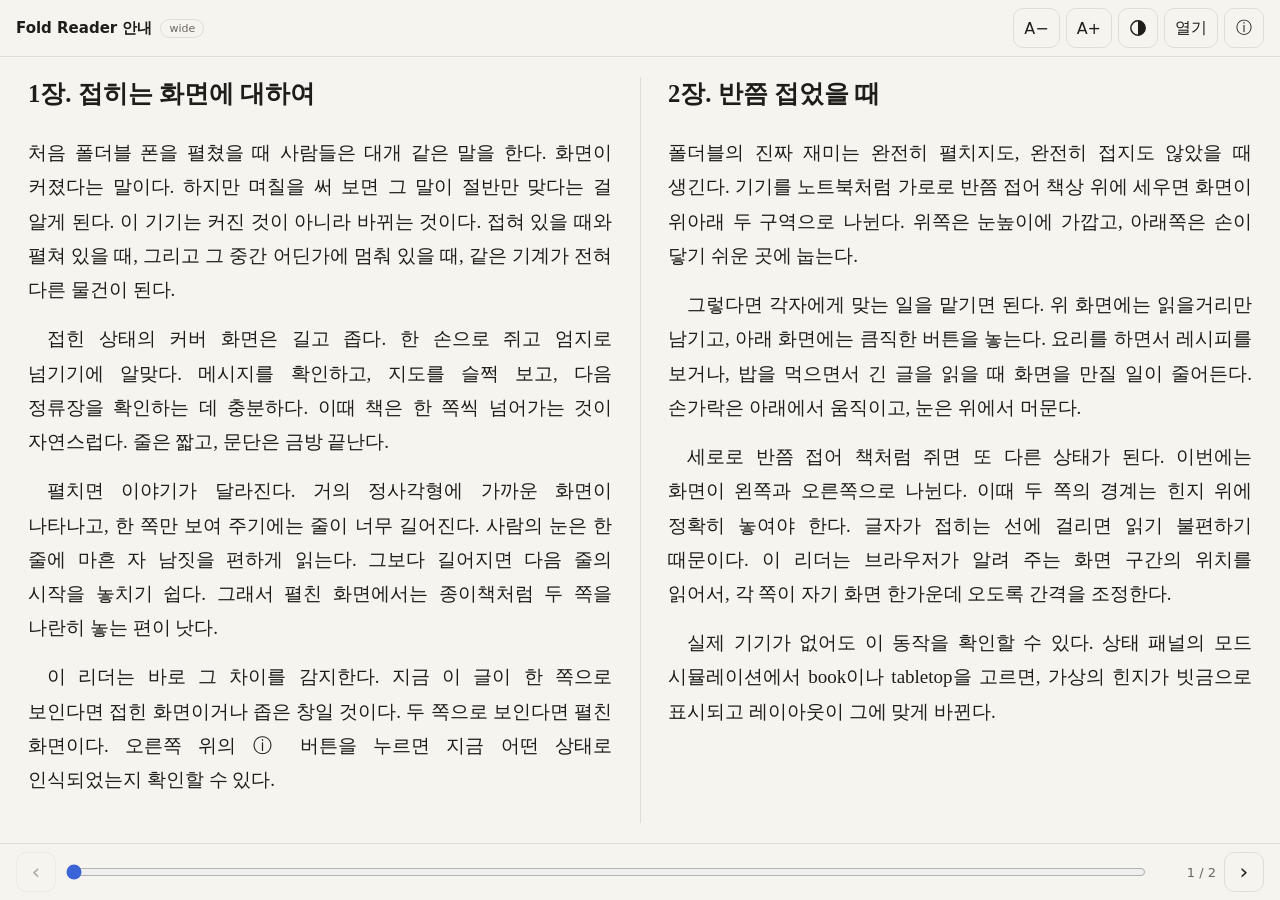
<file: index.html>
<!doctype html>
<html lang="ko">
<head>
  <meta charset="utf-8">
  <meta name="viewport" content="width=device-width, initial-scale=1, viewport-fit=cover">
  <meta name="theme-color" content="#f6f4ef" media="(prefers-color-scheme: light)">
  <meta name="theme-color" content="#16151a" media="(prefers-color-scheme: dark)">
  <meta name="description" content="접힘 상태에 따라 레이아웃이 바뀌는 폴더블 전용 리더 PWA">
  <title>Fold Reader</title>
  <link rel="manifest" href="manifest.webmanifest">
  <link rel="icon" href="icons/icon.svg" type="image/svg+xml">
  <link rel="apple-touch-icon" href="icons/icon-192.png">
  <link rel="stylesheet" href="styles.css">
</head>
<body>
  <div class="app">
    <header class="topbar">
      <div class="title-wrap">
        <h1 class="title" id="bookTitle">Fold Reader</h1>
        <span class="mode-badge" id="modeBadge">single</span>
      </div>
      <div class="actions">
        <button id="fontDown" aria-label="글자 작게">A−</button>
        <button id="fontUp" aria-label="글자 크게">A+</button>
        <button id="themeBtn" aria-label="테마 바꾸기"><svg viewBox="0 0 20 20" aria-hidden="true"><circle cx="10" cy="10" r="8" fill="none" stroke="currentColor" stroke-width="1.6"/><path d="M10 2a8 8 0 0 1 0 16z" fill="currentColor"/></svg></button>
        <button id="openBtn" aria-label="텍스트 파일 열기">열기</button>
        <button id="debugBtn" aria-label="화면 상태 보기" aria-expanded="false" aria-controls="debug">ⓘ</button>
      </div>
    </header>

    <main class="stage" id="stage">
      <div class="reader" id="reader">
        <article class="flow" id="flow"></article>
      </div>
    </main>

    <footer class="controls">
      <button id="prevBtn" aria-label="이전 페이지">‹</button>
      <div class="progress">
        <input type="range" id="pageSlider" min="1" max="1" value="1" aria-label="페이지 이동">
        <span class="page-label" id="pageLabel">1 / 1</span>
      </div>
      <button id="nextBtn" aria-label="다음 페이지">›</button>
    </footer>
  </div>

  <div class="hinge" aria-hidden="true"></div>

  <aside class="debug" id="debug" hidden>
    <dl>
      <dt>모드</dt><dd id="dbgMode">-</dd>
      <dt>포스처</dt><dd id="dbgPosture">-</dd>
      <dt>세그먼트</dt><dd id="dbgSegments">-</dd>
      <dt>뷰포트</dt><dd id="dbgViewport">-</dd>
      <dt>단 / 간격</dt><dd id="dbgCols">-</dd>
    </dl>
    <label>
      모드 시뮬레이션
      <select id="forceMode">
        <option value="auto">자동 감지</option>
        <option value="single">single (커버 화면)</option>
        <option value="wide">wide (펼친 화면)</option>
        <option value="book">book (세로 접힘)</option>
        <option value="tabletop">tabletop (가로 접힘)</option>
      </select>
    </label>
  </aside>

  <input type="file" id="fileInput" accept=".txt,text/plain" hidden>
  <script src="app.js" type="module"></script>
</body>
</html>
</file>
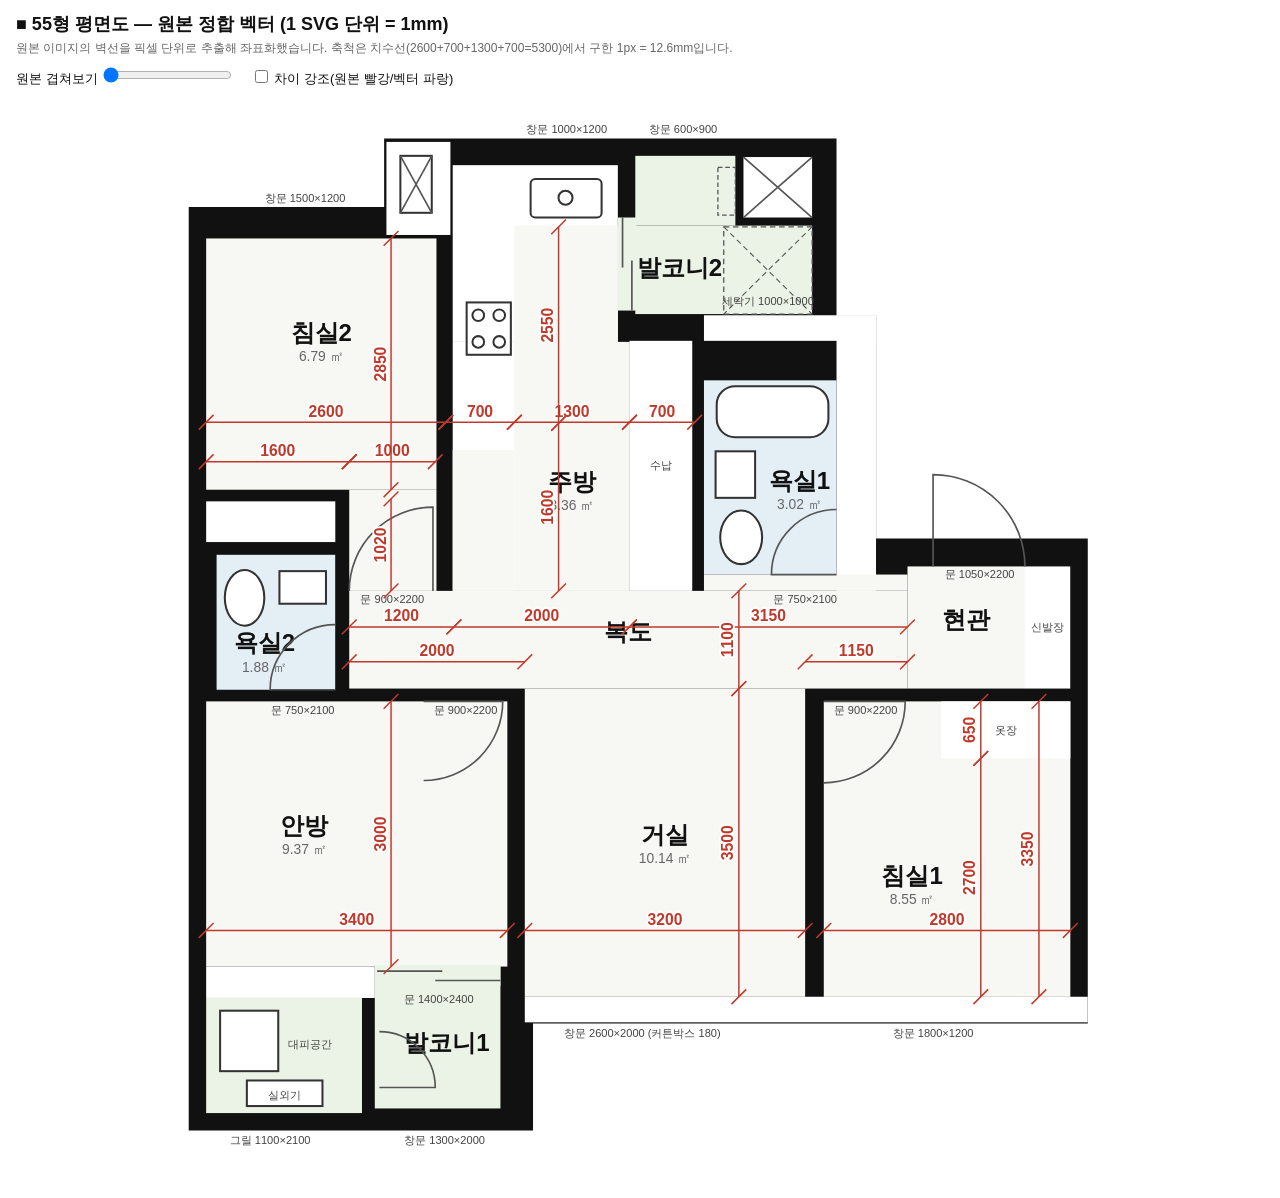
<file: floorplan_55.html>
<!doctype html>
<html lang="ko">
<head>
<meta charset="utf-8">
<meta name="viewport" content="width=device-width,initial-scale=1">
<title>55형 평면도</title>
<style>
  :root{--bg:#fff;--wall:#111;--room:#f7f7f4;--wet:#e3eef5;--bal:#ebf2e6;--dim:#c0392b;--txt:#111}
  body{margin:0;background:var(--bg);font-family:"Malgun Gothic","Apple SD Gothic Neo",sans-serif;color:var(--txt)}
  header{padding:12px 16px}
  h1{font-size:18px;margin:0 0 4px}
  p{margin:0 0 8px;font-size:12px;color:#666}
  label{font-size:13px;margin-right:12px}
  svg{width:100%;max-width:960px;height:auto;display:block;margin:0 auto}
  .room{stroke:none}
  .lbl{font-size:260px;font-weight:700;text-anchor:middle;fill:var(--txt)}
  .area{font-size:150px;text-anchor:middle;fill:#666}
  .sm{font-size:120px;text-anchor:middle;fill:#444}
  .dim line{stroke:var(--dim);stroke-width:16}
  .dim text{fill:var(--dim);font-size:170px;font-weight:700;text-anchor:middle;paint-order:stroke;stroke:#fff;stroke-width:40px}
  .door{fill:none;stroke:#555;stroke-width:18}
  .fx{fill:#fff;stroke:#333;stroke-width:22}
</style>
</head>
<body>
<header>
  <h1>■ 55형 평면도 — 원본 정합 벡터 (1 SVG 단위 = 1mm)</h1>
  <p>원본 이미지의 벽선을 픽셀 단위로 추출해 좌표화했습니다. 축척은 치수선(2600+700+1300+700=5300)에서 구한 1px = 12.6mm입니다.</p>
  <label>원본 겹쳐보기 <input id="op" type="range" min="0" max="100" value="0"></label>
  <label><input id="ex" type="checkbox"> 차이 강조(원본 빨강/벡터 파랑)</label>
</header>
<svg id="plan" viewBox="-500 -1500 10400 11900" xmlns="http://www.w3.org/2000/svg"></svg>
<script>
const NS = "http://www.w3.org/2000/svg";
const svg = document.getElementById("plan");
const el = (tag, attrs, parent = svg, text) => {
  const e = document.createElementNS(NS, tag);
  for (const k in attrs) e.setAttribute(k, attrs[k]);
  if (text != null) e.textContent = text;
  parent.appendChild(e); return e;
};
// 원본 이미지 픽셀 → mm (원점: 침실2 내부 좌상단 px(25,243))
const S = 12.6, OX = 25, OY = 243;
const X = px => Math.round((px - OX) * S), Y = py => Math.round((py - OY) * S);
const L = v => Math.round(v * S);

const plan = el("g", {id: "vec"});

// 외벽 외곽 (채운 뒤 실을 얹으면 빈 틈이 벽이 됨)
const outer = [[10,216],[178,216],[178,157],[567,157],[567,309],[601,309],[601,501],[783,501],
               [783,918],[306,918],[306,1010],[10,1010]];
el("polygon", {points: outer.map(([x, y]) => X(x) + "," + Y(y)).join(" "), fill: "var(--wall)"}, plan);

// 실: [이름, x1, y1, x2, y2(px), 채움, 면적표시, 라벨 오프셋 dx, dy(px)]
const R = "var(--room)", W = "var(--wet)", B = "var(--bal)", F = "#fff";
const rooms = [
  ["침실2",   25, 243, 223, 459, R, 1, 0, -20],
  ["",       148, 459, 223, 546, R],
  ["",       180, 160, 235, 240, F],
  ["",        25, 469, 136, 504, F],
  ["욕실2",   34, 515, 136, 631, W, 1, -10, 25],
  ["",       237, 180, 379, 332, F],
  ["",       237, 332, 389, 546, F],
  ["",       290, 232, 379, 332, R],
  ["주방",   290, 332, 389, 546, R, 1, 0, 20],
  ["",       237, 425, 290, 546, R],
  ["수납",   389, 331, 443, 546, F],
  ["",       394, 172, 480, 232, B],
  ["발코니2",394, 232, 546, 308, B, 0, -38, 5],
  ["",       487, 173, 546, 225, F],
  ["",       453, 309, 601, 331, F],
  ["",       567, 309, 601, 546, F],
  ["욕실1",  453, 365, 567, 532, W, 1, 25, 10],
  ["",       453, 532, 628, 546, R],
  ["복도",   148, 546, 628, 630, R],
  ["현관",   628, 525, 729, 630, R],
  ["신발장", 729, 525, 768, 630, F],
  ["안방",    25, 641, 284, 869, R, 1, -45, 0],
  ["거실",   299, 630, 540, 895, R, 1],
  ["침실1",  556, 641, 768, 895, R, 1, -30, 30],
  ["옷장",   657, 641, 768, 690, F],
  ["",       299, 895, 783, 917, F],
  ["",       556, 895, 768, 906, F],
  ["",        25, 869, 170, 896, F],
  ["발코니1",170, 868, 278, 991, B, 0, 8, 12],
  ["대피공간", 25, 896, 159, 995, B, 0, 22, -10],
];
for (const [n, x1, y1, x2, y2, f, a, dx = 0, dy = 0] of rooms) {
  el("rect", {class: "room", x: X(x1), y: Y(y1), width: L(x2 - x1), height: L(y2 - y1), fill: f}, plan);
  if (!n) continue;
  const cx = X((x1 + x2) / 2 + dx), cy = Y((y1 + y2) / 2 + dy);
  const small = n === "대피공간" || (x2 - x1) < 90 || (y2 - y1) < 60;
  el("text", {class: small ? "sm" : "lbl", x: cx, y: cy + (small ? 40 : 0)}, plan, n);
  if (a) el("text", {class: "area", x: cx, y: cy + 220}, plan, (L(x2 - x1) * L(y2 - y1) / 1e6).toFixed(2) + " ㎡");
}

// 설비 (px)
const fx = (tag, a) => el(tag, Object.assign({class: "fx"}, a), plan);
const box = (x1, y1, x2, y2, extra = {}) => fx("rect", Object.assign({x: X(x1), y: Y(y1), width: L(x2 - x1), height: L(y2 - y1)}, extra));
box(304, 192, 365, 225, {rx: 50}); fx("circle", {cx: X(334), cy: Y(208), r: L(6)});
box(249, 298, 287, 343);
for (const [x, y] of [[259,309],[277,309],[259,332],[277,332]]) fx("circle", {cx: X(x), cy: Y(y), r: L(5)});
box(464, 370, 560, 414, {rx: 200});
box(463, 426, 497, 466);
fx("ellipse", {cx: X(485), cy: Y(500), rx: L(18), ry: L(23)});
fx("ellipse", {cx: X(58), cy: Y(552), rx: L(17), ry: L(24)});
box(88, 529, 128, 557);
el("path", {class: "door", d: `M${X(487)},${Y(173)}L${X(546)},${Y(225)}M${X(546)},${Y(173)}L${X(487)},${Y(225)}`}, plan);
el("rect", {x: X(470), y: Y(233), width: L(76), height: L(75), fill: "none", stroke: "#555", "stroke-width": 14, "stroke-dasharray": "60 40"}, plan);
el("path", {d: `M${X(470)},${Y(233)}L${X(546)},${Y(308)}M${X(546)},${Y(233)}L${X(470)},${Y(308)}`, stroke: "#555", "stroke-width": 12, "stroke-dasharray": "60 40"}, plan);
el("rect", {x: X(465), y: Y(182), width: L(15), height: L(41), fill: "none", stroke: "#555", "stroke-width": 14, "stroke-dasharray": "50 30"}, plan);
// 주방↔발코니2 문 (1400×2200, 미서기)
el("rect", {x: X(379), y: Y(225), width: L(16), height: L(80), fill: "var(--bal)"}, plan);
el("path", {class: "door", d: `M${X(383)},${Y(225)}V${Y(268)}M${X(391)},${Y(262)}V${Y(305)}`, "stroke-width": 30}, plan);
// 안방↔발코니1 문 (1400×2400, 미서기)
el("rect", {x: X(172), y: Y(868), width: L(106), height: L(18), fill: "var(--bal)"}, plan);
el("path", {class: "door", d: `M${X(172)},${Y(873)}H${X(228)}M${X(222)},${Y(881)}H${X(278)}`, "stroke-width": 30}, plan);
box(192, 172, 219, 221);
el("path", {class: "door", d: `M${X(192)},${Y(172)}L${X(219)},${Y(221)}M${X(219)},${Y(172)}L${X(192)},${Y(221)}`}, plan);
box(37, 907, 87, 959); box(60, 967, 125, 989);
el("text", {class: "sm", x: X(92), y: Y(983)}, plan, "실외기");
el("text", {class: "sm", x: X(508), y: Y(300)}, plan, "세탁기 1000×1000");

// 문: [힌지x, 힌지y, 반경(px), 시작각, 끝각]
const doors = [
  [220, 546, 72, 270, 180, 1], [136, 631, 56, 180, 270], [212, 641, 68, 0, 90],
  [567, 532, 56, 180, 270], [556, 641, 70, 0, 90], [650, 525, 79, -90, 0],
];
doors.push([174, 973, 48, 0, -90, 1]);   // 발코니1→대피공간 (잎 수평)
for (const [hx, hy, r, a0, a1, rev] of doors) {
  const p = a => [X(hx + r * Math.cos(a * Math.PI / 180)), Y(hy + r * Math.sin(a * Math.PI / 180))];
  const [x0, y0] = p(a0), [x1, y1] = p(a1);
  el("path", {class: "door", d: `M${X(hx)},${Y(hy)}L${x0},${y0}A${L(r)},${L(r)} 0 0 ${rev ? 0 : 1} ${x1},${y1}`}, plan);
}

// 창/문 규격 (px)
const notes = [
  [110, 212, "창문 1500×1200"], [335, 152, "창문 1000×1200"], [435, 152, "창문 600×900"],
  [185, 556, "문 900×2200"], [540, 556, "문 750×2100"], [690, 535, "문 1050×2200"],
  [108, 652, "문 750×2100"], [248, 652, "문 900×2200"], [592, 652, "문 900×2200"],
  [225, 900, "문 1400×2400"], [400, 930, "창문 2600×2000 (커튼박스 180)"], [650, 930, "창문 1800×1200"],
  [80, 1022, "그릴 1100×2100"], [230, 1022, "창문 1300×2000"],
];
for (const [x, y, t] of notes) el("text", {class: "sm", x: X(x), y: Y(y)}, plan, t);

// 치수선 (px 위치, 라벨은 도면 표기값)
const D = el("g", {class: "dim"}, plan);
const dim = (x1, y1, x2, y2, t) => {
  el("line", {x1: X(x1), y1: Y(y1), x2: X(x2), y2: Y(y2)}, D);
  for (const [x, y] of [[x1, y1], [x2, y2]])
    el("line", {x1: X(x) - 80, y1: Y(y) + 80, x2: X(x) + 80, y2: Y(y) - 80}, D);
  const mx = X((x1 + x2) / 2), my = Y((y1 + y2) / 2), v = x1 === x2;
  el("text", v ? {x: mx - 60, y: my, transform: `rotate(-90 ${mx - 60} ${my})`} : {x: mx, y: my - 60}, D, t);
};
const hch = (y, xs, ls) => ls.forEach((t, i) => dim(xs[i], y, xs[i + 1], y, t));
dim(25, 401, 231, 401, "2600");
hch(435, [25, 148, 222], ["1600", "1000"]);
hch(401, [231, 290, 389, 445], ["700", "1300", "700"]);
dim(184, 243, 184, 459, "2850");
dim(328, 233, 328, 402, "2550");
dim(328, 402, 328, 546, "1600");
dim(184, 467, 184, 546, "1020");
hch(577, [148, 238, 389, 628], ["1200", "2000", "3150"]);
dim(148, 607, 299, 607, "2000");
dim(540, 607, 628, 607, "1150");
dim(483, 546, 483, 630, "1100");
dim(184, 641, 184, 869, "3000");
dim(483, 630, 483, 895, "3500");
dim(691, 641, 691, 690, "650");
dim(691, 690, 691, 895, "2700");
dim(741, 641, 741, 895, "3350");
hch(838, [25, 284], ["3400"]);
hch(838, [299, 540], ["3200"]);
hch(838, [556, 768], ["2800"]);

// 원본 겹쳐보기
const img = el("image", {href: "floorplan_55_ref.jpg", x: X(0), y: Y(0), width: L(794), height: L(1123),
  opacity: 0, style: "pointer-events:none"});
const op = document.getElementById("op"), ex = document.getElementById("ex");
const upd = () => {
  img.setAttribute("opacity", op.value / 100);
  img.style.mixBlendMode = ex.checked ? "multiply" : "normal";
  img.style.filter = ex.checked ? "sepia(1) saturate(8) hue-rotate(-50deg)" : "none";
  document.getElementById("vec").style.filter = ex.checked ? "sepia(1) saturate(6) hue-rotate(170deg)" : "none";
};
op.oninput = upd; ex.onchange = () => { if (ex.checked && op.value == 0) op.value = 60; upd(); };
</script>
</body>
</html>
</file>
<file: styles.css>
:root {
  --bg: #f6f4ef;
  --panel: #fffdf8;
  --fg: #1f1d1a;
  --muted: #6b665e;
  --line: #e2ddd2;
  --accent: #3a63d8;
  --font-size: 19px;
  --pad: 16px;
  /* JS가 접힘 상태에 맞춰 덮어쓴다 */
  --seg-top-h: 50vh;
  --hinge-h: 0px;
  --hinge-x: 50vw;
  --hinge-w: 0px;
  color-scheme: light;
}

@media (prefers-color-scheme: dark) {
  :root:not([data-theme]) {
    --bg: #16151a; --panel: #201f25; --fg: #e8e6e1; --muted: #9a968f; --line: #34323a; --accent: #8fa8ff;
    color-scheme: dark;
  }
}
:root[data-theme="dark"] {
  --bg: #16151a; --panel: #201f25; --fg: #e8e6e1; --muted: #9a968f; --line: #34323a; --accent: #8fa8ff;
  color-scheme: dark;
}
:root[data-theme="sepia"] {
  --bg: #f1e7d0; --panel: #f8f0dc; --fg: #3b2f20; --muted: #7d6a52; --line: #dccdab; --accent: #9a5b1e;
  color-scheme: light;
}

* { box-sizing: border-box; }

html, body {
  margin: 0;
  height: 100%;
  background: var(--bg);
  color: var(--fg);
  font-family: system-ui, -apple-system, "Segoe UI", "Noto Sans KR", "Apple SD Gothic Neo", sans-serif;
  -webkit-tap-highlight-color: transparent;
}
body { overflow: hidden; overscroll-behavior: none; }

button, select {
  font: inherit;
  color: inherit;
  background: none;
  border: 1px solid var(--line);
  border-radius: 10px;
  min-height: 40px;
  min-width: 40px;
  padding: 0 10px;
  cursor: pointer;
}
button:active { background: var(--line); }
button:disabled { opacity: .35; cursor: default; }
:focus-visible { outline: 2px solid var(--accent); outline-offset: 2px; }

/* ---------- 기본 레이아웃: 위 툴바 / 본문 / 아래 컨트롤 ---------- */
.app {
  height: 100dvh;
  display: grid;
  grid-template-columns: minmax(0, 1fr);
  grid-template-rows: auto minmax(0, 1fr) auto;
  grid-template-areas: "top" "stage" "controls";
  padding-top: env(safe-area-inset-top);
  padding-bottom: env(safe-area-inset-bottom);
}

.topbar {
  grid-area: top;
  display: flex;
  align-items: center;
  justify-content: space-between;
  gap: 8px;
  padding: 8px var(--pad);
  border-bottom: 1px solid var(--line);
}
.title-wrap { display: flex; align-items: center; gap: 8px; min-width: 0; }
.title {
  margin: 0;
  font-size: 15px;
  font-weight: 600;
  white-space: nowrap;
  overflow: hidden;
  text-overflow: ellipsis;
}
.mode-badge {
  flex: none;
  font-size: 11px;
  color: var(--muted);
  border: 1px solid var(--line);
  border-radius: 999px;
  padding: 2px 8px;
}
.actions { display: flex; gap: 6px; flex: none; }
.actions svg { display: block; width: 18px; height: 18px; }

/* 커버 화면처럼 좁은 폭에서는 툴바를 압축 */
@media (max-width: 480px) {
  .mode-badge { display: none; }
  .actions { gap: 4px; }
  .actions button { min-width: 36px; padding: 0 7px; }
}

.stage {
  grid-area: stage;
  min-height: 0;
  padding: 20px var(--pad);
  touch-action: pan-y;
}
.reader { height: 100%; overflow: hidden; }

/* 본문은 CSS 다단(column)으로 페이지를 나누고, transform으로 넘긴다 */
.flow {
  height: 100%;
  column-fill: auto;
  font-family: "Noto Serif KR", "Nanum Myeongjo", "AppleMyungjo", serif;
  font-size: var(--font-size);
  line-height: 1.8;
  word-break: keep-all;
  overflow-wrap: anywhere;
  transition: transform .28s ease;
}
.flow.no-anim { transition: none; }
@media (prefers-reduced-motion: reduce) { .flow { transition: none; } }

.flow h2 { font-size: 1.3em; line-height: 1.4; margin: 0 0 1em; break-before: column; }
.flow h2:first-child { break-before: auto; }
.flow p { margin: 0 0 .8em; text-indent: 1em; text-align: justify; }
.flow h2 + p { text-indent: 0; }

.controls {
  grid-area: controls;
  display: flex;
  align-items: center;
  gap: 8px;
  padding: 8px var(--pad);
  border-top: 1px solid var(--line);
}
.controls button { font-size: 22px; line-height: 1; }
.progress { flex: 1; display: flex; align-items: center; gap: 10px; min-width: 0; }
.progress input { flex: 1; min-width: 0; accent-color: var(--accent); }
.page-label {
  flex: none;
  min-width: 4.5em;
  text-align: right;
  font-size: 13px;
  color: var(--muted);
  font-variant-numeric: tabular-nums;
}

/* ---------- wide: 펼친 화면, 두 쪽 펼침 ---------- */
:root[data-mode="wide"] .flow { column-rule: 1px solid var(--line); }
:root[data-mode="wide"] .stage { padding-inline: 28px; }

/* ---------- tabletop: 위 화면은 읽기 전용, 아래 화면은 큰 컨트롤 ---------- */
:root[data-mode="tabletop"] .app {
  padding-top: 0;
  grid-template-rows: var(--seg-top-h) var(--hinge-h) auto minmax(0, 1fr);
  grid-template-areas: "stage" "." "top" "controls";
}
:root[data-mode="tabletop"] .stage { padding-top: max(16px, env(safe-area-inset-top)); }
:root[data-mode="tabletop"] .topbar { border-bottom: none; border-top: 1px solid var(--line); }
:root[data-mode="tabletop"] .controls {
  border-top: none;
  gap: 16px;
  padding: 12px var(--pad) 20px;
}
:root[data-mode="tabletop"] .controls button {
  min-width: 96px;
  min-height: 72px;
  font-size: 34px;
  border-radius: 18px;
  background: var(--panel);
}
:root[data-mode="tabletop"] .page-label { font-size: 16px; }

/* ---------- 힌지 표시 (시뮬레이션이나 물리적 간격이 있을 때만 보임) ---------- */
.hinge {
  position: fixed;
  display: none;
  pointer-events: none;
  z-index: 5;
  background: repeating-linear-gradient(45deg, transparent 0 6px, rgb(128 128 128 / .35) 6px 12px);
}
:root[data-mode="book"] .hinge { display: block; top: 0; bottom: 0; left: var(--hinge-x); width: var(--hinge-w); }
:root[data-mode="tabletop"] .hinge { display: block; left: 0; right: 0; top: var(--seg-top-h); height: var(--hinge-h); }

/* ---------- 상태 패널 ---------- */
.debug {
  position: fixed;
  z-index: 10;
  top: calc(60px + env(safe-area-inset-top));
  right: 12px;
  width: min(320px, calc(100vw - 24px));
  padding: 12px 14px;
  font-size: 13px;
  background: var(--panel);
  border: 1px solid var(--line);
  border-radius: 12px;
  box-shadow: 0 8px 30px rgb(0 0 0 / .18);
}
.debug dl { display: grid; grid-template-columns: auto 1fr; gap: 4px 12px; margin: 0 0 12px; }
.debug dt { color: var(--muted); }
.debug dd { margin: 0; font-family: ui-monospace, "SF Mono", Menlo, monospace; overflow-wrap: anywhere; }
.debug label { display: grid; gap: 6px; color: var(--muted); }
.debug select { color: var(--fg); background: var(--bg); }
</file>
